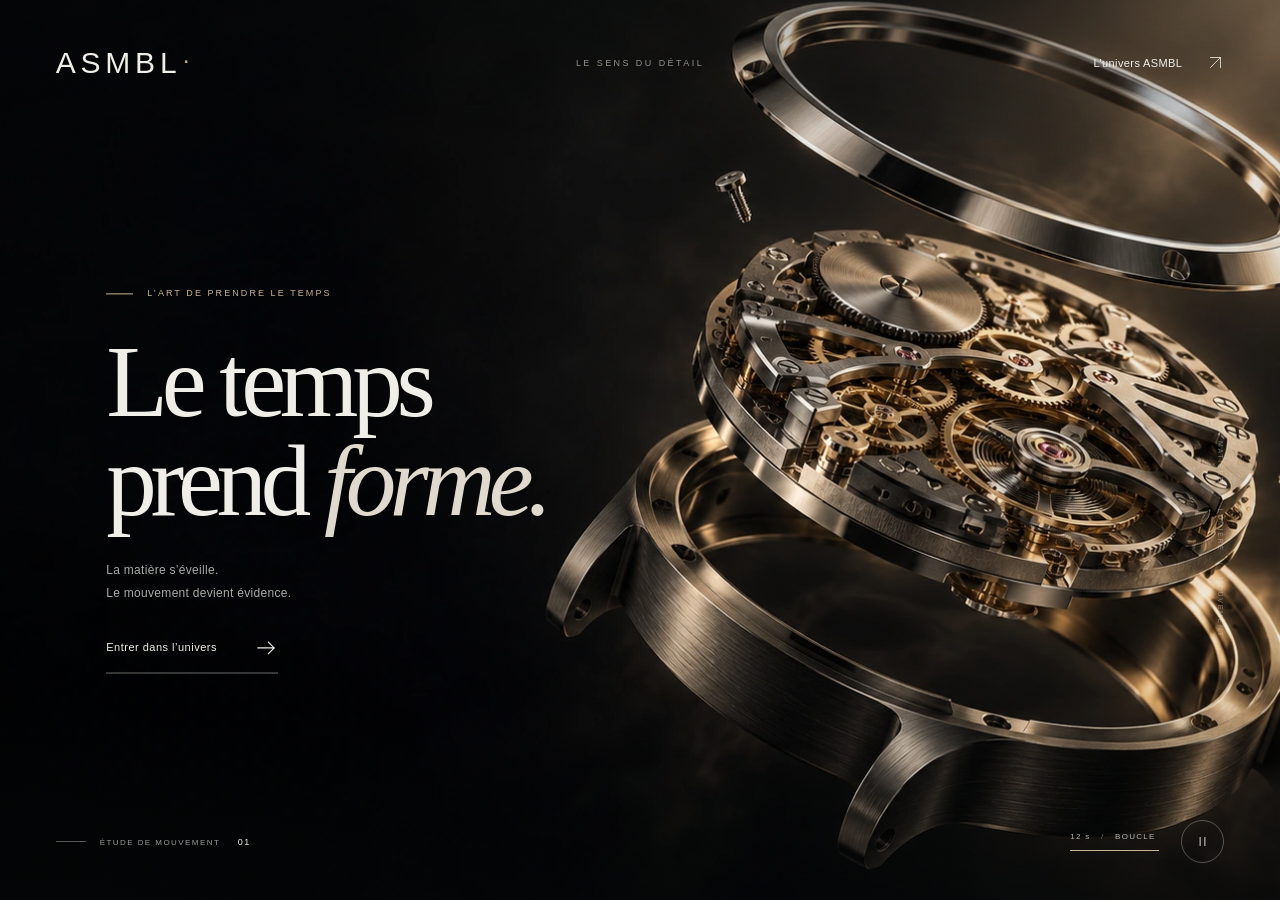
<file: hero-motion/index.html>
<!doctype html>
<html lang="fr">
<head>
  <meta charset="utf-8">
  <meta name="viewport" content="width=device-width, initial-scale=1">
  <meta name="theme-color" content="#090b0c">
  <meta name="description" content="ASMBL — une étude de mouvement autour du geste, de la matière et du temps.">
  <title>ASMBL — Le temps prend forme.</title>
  <link rel="stylesheet" href="hero.css">
  <script src="motion.js" defer></script>
</head>
<body>
  <main class="hero" id="hero">
    <div class="visual" aria-hidden="true">
      <picture><source media="(max-width: 700px)" srcset="assets/poster-mobile.webp"><img class="poster" src="assets/poster.webp" alt="" fetchpriority="high"></picture>
      <canvas id="motion-canvas" aria-hidden="true"></canvas>
    </div>
    <div class="hero-shade" aria-hidden="true"></div>

    <header class="masthead">
      <a class="wordmark" href="#hero" aria-label="ASMBL, accueil">ASMBL<span class="wordmark-dot" aria-hidden="true">·</span></a>
      <span class="masthead-caption">LE SENS DU DÉTAIL</span>
      <a class="header-link" href="#concept" data-open-dialog><span>L’univers ASMBL</span><svg viewBox="0 0 24 24" fill="none" aria-hidden="true"><path d="M5 19 19 5M5 5h14v14"/></svg></a>
    </header>

    <section class="hero-copy" aria-labelledby="hero-title">
      <div class="eyebrow"><span aria-hidden="true"></span>L’ART DE PRENDRE LE TEMPS</div>
      <h1 id="hero-title">Le temps<br>prend <em>forme.</em></h1>
      <p class="hero-description">La matière s’éveille.<br>Le mouvement devient évidence.</p>
      <a class="discover" href="#concept" data-open-dialog><span>Entrer dans l’univers</span><svg viewBox="0 0 24 24" fill="none" aria-hidden="true"><path d="M3 12h17m-6-6 6 6-6 6"/></svg></a>
    </section>

    <footer class="hero-footer">
      <div class="edition"><span class="edition-line" aria-hidden="true"></span><span>ÉTUDE DE MOUVEMENT <b>01</b></span></div>
      <div class="playback">
        <div class="loop-info"><span class="loop-time">12 s <i aria-hidden="true">/</i> BOUCLE</span><span class="loop-track" aria-hidden="true"><span></span></span></div>
        <button class="motion-toggle" id="motion-toggle" type="button" aria-label="Mettre l’animation en pause" aria-pressed="false">
          <svg class="icon-pause" viewBox="0 0 24 24" fill="none" aria-hidden="true"><path d="M9 7v10M15 7v10"/></svg>
          <svg class="icon-play" viewBox="0 0 24 24" fill="none" aria-hidden="true"><path d="m10 7 7 5-7 5V7Z"/></svg>
        </button>
      </div>
    </footer>
    <div class="edge-label" aria-hidden="true">MATIÈRE &nbsp; / &nbsp; LUMIÈRE &nbsp; / &nbsp; MOUVEMENT</div>
  </main>

  <dialog class="concept-dialog" id="concept" aria-labelledby="concept-title">
    <div class="dialog-inner">
      <button class="dialog-close" type="button" aria-label="Fermer"><svg viewBox="0 0 24 24" fill="none" aria-hidden="true"><path d="m6 6 12 12M6 18 18 6"/></svg></button>
      <span class="eyebrow dialog-eyebrow">ASMBL — ÉTUDE 01</span>
      <h2 id="concept-title">Le temps<br>prend <em>forme.</em></h2>
      <p>Un jeu de lumière sur le métal. Des éléments qui se rencontrent. Une composition qui prend vie, puis retourne au silence.</p>
      <p class="concept-note">Cette création est une proposition artistique. Elle pourra être adaptée aux visuels de vos montres et à l’identité définitive d’ASMBL.</p>
      <div class="download-links">
        <a href="assets/asmbl-hero.mp4" download><span>Le film — écran</span><span>MP4 <svg viewBox="0 0 24 24" fill="none" aria-hidden="true"><path d="M12 3v13m-5-5 5 5 5-5M5 17v4h14v-4"/></svg></span></a>
        <a href="assets/asmbl-hero-mobile.mp4" download><span>Le film — mobile</span><span>MP4 <svg viewBox="0 0 24 24" fill="none" aria-hidden="true"><path d="M12 3v13m-5-5 5 5 5-5M5 17v4h14v-4"/></svg></span></a>
      </div>
    </div>
  </dialog>

  <script>
    document.addEventListener('DOMContentLoaded', function () {
      const dialog = document.getElementById('concept');
      document.querySelectorAll('[data-open-dialog]').forEach(function (link) {
        link.addEventListener('click', function (event) {
          event.preventDefault();
          dialog.showModal();
        });
      });
      dialog.querySelector('.dialog-close').addEventListener('click', function () { dialog.close(); });
      dialog.addEventListener('click', function (event) {
        const rect = dialog.getBoundingClientRect();
        if (event.clientX < rect.left || event.clientX > rect.right || event.clientY < rect.top || event.clientY > rect.bottom) dialog.close();
      });

      const motion = window.ASMBLMotion;
      const toggle = document.getElementById('motion-toggle');
      const preference = window.matchMedia('(prefers-reduced-motion: reduce)');
      let paused = preference.matches;
      function updatePlayback() {
        document.body.classList.toggle('motion-paused', paused);
        toggle.setAttribute('aria-pressed', String(paused));
        toggle.setAttribute('aria-label', paused ? 'Relancer l’animation' : 'Mettre l’animation en pause');
        if (motion && typeof motion.setPaused === 'function') motion.setPaused(paused);
      }
      toggle.addEventListener('click', function () { paused = !paused; updatePlayback(); });
      preference.addEventListener('change', function (event) { paused = event.matches; updatePlayback(); });
      updatePlayback();
      if (motion) Promise.resolve(motion.ready).then(function (result) {
        if (!result.ok) { toggle.hidden = true; return; }
        document.body.classList.add('motion-ready');
        updatePlayback();
      }).catch(function () { toggle.hidden = true; });
      else toggle.hidden = true;
    });
  </script>
</body>
</html>
</file>
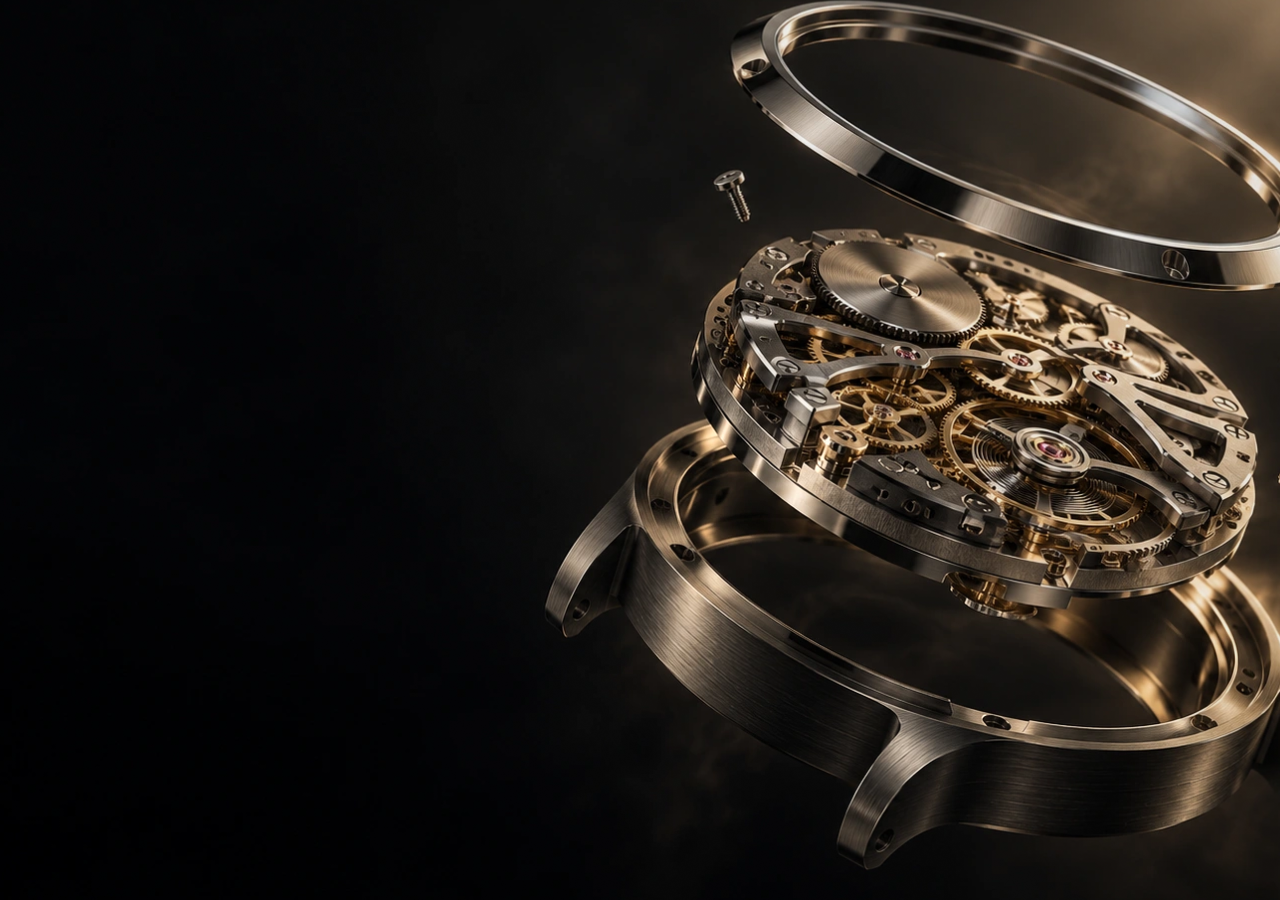
<file: hero-motion/export.html>
<!doctype html>
<html lang="fr"><meta charset="utf-8"><meta name="viewport" content="width=device-width, initial-scale=1">
<title>ASMBL — Motion master</title>
<style>html,body{margin:0;width:100%;height:100%;background:#070707;overflow:hidden}canvas{display:block;width:100%;height:100%}</style>
<canvas id="motion-canvas"></canvas><script src="motion.js"></script></html>
</file>
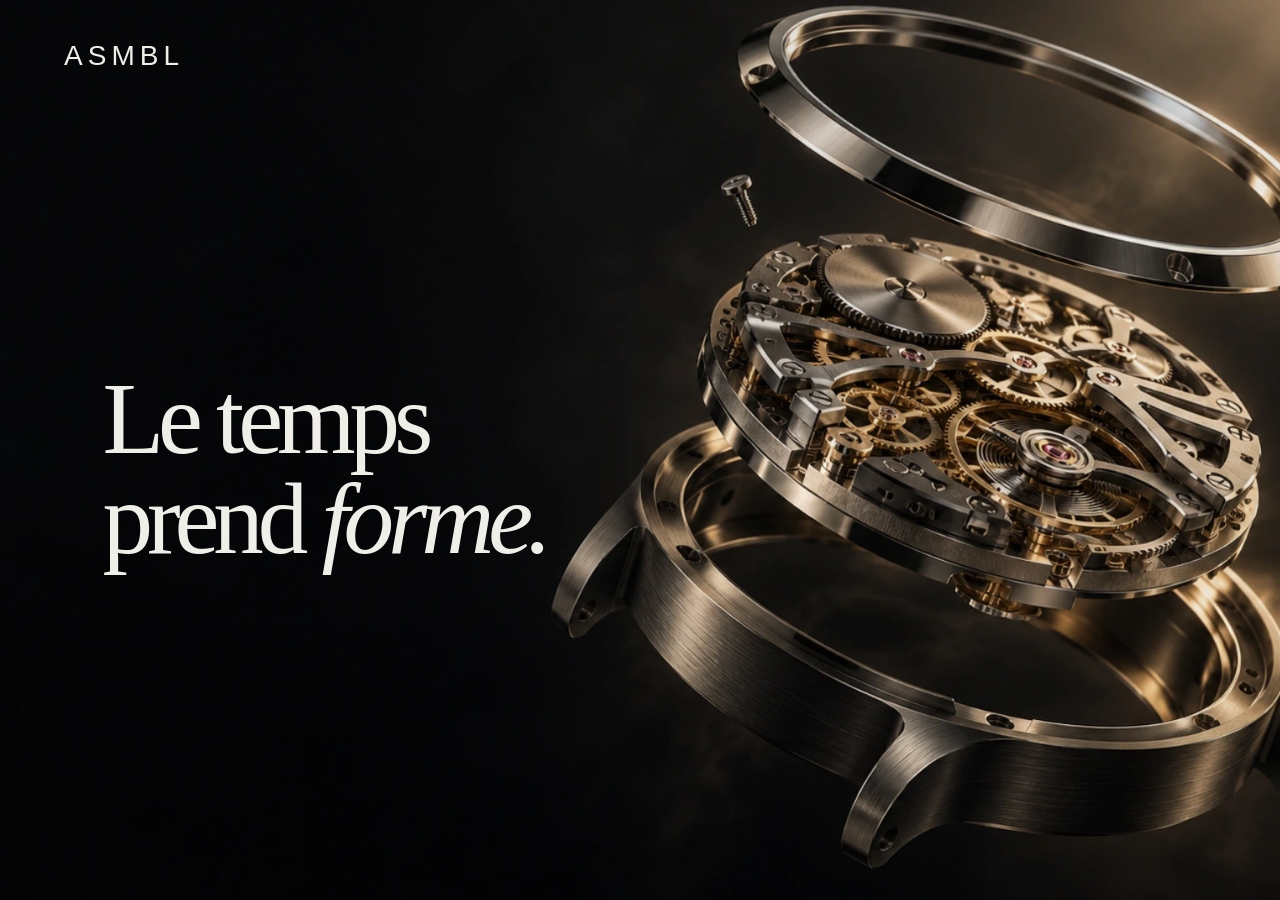
<file: hero-motion/integration.html>
<!doctype html>
<html lang="fr">
<meta charset="utf-8">
<meta name="viewport" content="width=device-width,initial-scale=1">
<title>ASMBL — Exemple d’intégration vidéo</title>
<style>
  *{box-sizing:border-box}body{margin:0;background:#090b0c;color:#f0eee9;font-family:Arial,sans-serif}
  .asmbl-hero{position:relative;isolation:isolate;min-height:680px;height:100svh;overflow:hidden}
  .asmbl-media,.asmbl-media video,.asmbl-media picture,.asmbl-media img{position:absolute;inset:0;width:100%;height:100%;object-fit:cover}
  .asmbl-media{z-index:-2;background:#090b0c}.asmbl-media img{opacity:1}
  .asmbl-hero::after{content:"";position:absolute;inset:0;z-index:-1;pointer-events:none;background:linear-gradient(90deg,rgba(9,11,12,.35),transparent 70%)}
  .asmbl-copy{position:absolute;left:8%;top:50%;transform:translateY(-35%)}
  .asmbl-logo{position:absolute;top:40px;left:5%;font-size:28px;letter-spacing:.18em}
  h1{font:400 clamp(64px,7.9vw,152px)/.99 Georgia,serif;letter-spacing:-.06em;margin:0 0 32px}
  .asmbl-copy a{color:inherit;font-size:12px;text-decoration:none;border-bottom:1px solid #c7b496;padding-bottom:12px;display:inline-block}
  button{position:absolute;bottom:30px;right:5%;border:1px solid #777;border-radius:30px;background:#1117;color:inherit;padding:12px 20px;cursor:pointer}
  :focus-visible{outline:2px solid #c7b496;outline-offset:6px}
  @media(max-width:700px){.asmbl-hero{min-height:740px}.asmbl-copy{top:auto;bottom:140px;left:7%;transform:none}.asmbl-hero::after{background:linear-gradient(0deg,#090b0c 3%,#090b0ce8 30%,transparent 75%)}}
</style>
<!-- Place assets/ next to this page, or adapt paths to your site's asset directory.
     The final CTA destination must be set to the real collection URL. -->
<section class="asmbl-hero" aria-labelledby="hero-heading">
  <div class="asmbl-media" aria-hidden="true">
    <picture><source media="(max-width:700px)" srcset="assets/poster-mobile.webp"><img src="assets/poster.webp" alt="" fetchpriority="high"></picture>
    <video id="hero-film" loop muted playsinline preload="none" aria-hidden="true"></video>
  </div>
  <span class="asmbl-logo">ASMBL</span>
  <div class="asmbl-copy"><h1 id="hero-heading">Le temps<br>prend <i>forme.</i></h1></div>
  <button id="film-toggle" type="button" hidden aria-pressed="false">Mettre en pause</button>
</section>
<script>
(() => {
  const video=document.querySelector('#hero-film');
  const button=document.querySelector('#film-toggle');
  const reduced=matchMedia('(prefers-reduced-motion: reduce)');
  const mobile=matchMedia('(max-width:700px)');
  let manualPause=false, changing=false;
  const constrained=()=>reduced.matches || Boolean(navigator.connection?.saveData);
  function buttonState(){button.textContent=video.paused?'Lire l’animation':'Mettre en pause';button.setAttribute('aria-pressed',String(!video.paused));}
  async function start(){
    if(changing)return;
    if(constrained()){video.pause();video.style.visibility='hidden';button.hidden=true;return;}
    changing=true;video.style.visibility='visible';button.hidden=false;
    const src=mobile.matches?'assets/asmbl-hero-mobile.mp4':'assets/asmbl-hero.mp4';
    if(video.getAttribute('src')!==src){video.src=src;video.load();}
    if(!manualPause && !document.hidden){try{await video.play();}catch{button.textContent='Lire l’animation';}}
    buttonState();changing=false;
  }
  button.addEventListener('click',async()=>{manualPause=!video.paused;if(manualPause)video.pause();else{try{await video.play();}catch{}}buttonState();});
  video.addEventListener('error',()=>{video.style.visibility='hidden';button.hidden=true;});
  video.addEventListener('play',buttonState);video.addEventListener('pause',buttonState);
  reduced.addEventListener('change',start);mobile.addEventListener('change',start);
  document.addEventListener('visibilitychange',()=>{if(document.hidden)video.pause();else start();});
  start();
})();
</script>
</html>
</file>
<file: hero-motion/hero.css>
:root{color-scheme:dark;--ink:#090b0c;--ivory:#f0eee9;--muted:#999a96;--champagne:#c7b496;--line:rgba(240,238,233,.2)}
*{box-sizing:border-box}
[hidden]{display:none!important}
html{scroll-behavior:smooth;background:var(--ink)}
body{margin:0;color:var(--ivory);background:var(--ink);font-family:Arial,Helvetica,sans-serif;-webkit-font-smoothing:antialiased}
a{color:inherit;text-decoration:none}
button{color:inherit;font:inherit}
button,a{-webkit-tap-highlight-color:transparent}
a:focus-visible,button:focus-visible{outline:1px solid var(--champagne);outline-offset:7px}
button{cursor:pointer}
svg{width:24px;height:24px;stroke:currentColor;stroke-width:1.15;stroke-linecap:square;stroke-linejoin:miter}
.hero{position:relative;isolation:isolate;width:100%;height:100svh;min-height:740px;max-height:1440px;overflow:hidden;background:#090b0c}
.visual,.hero-shade,.poster,#motion-canvas{position:absolute;inset:0;width:100%;height:100%}
.visual{z-index:-3;pointer-events:none}
.poster{object-fit:cover;object-position:center;transition:opacity 1.2s ease}
#motion-canvas{display:block;opacity:0;transition:opacity 1.2s ease}
.motion-ready #motion-canvas{opacity:1}
.motion-ready .poster{opacity:0}
.hero-shade{z-index:-2;pointer-events:none;background:linear-gradient(90deg,rgba(7,9,10,.2) 0%,rgba(7,9,10,.08) 29%,transparent 58%),linear-gradient(0deg,rgba(7,9,10,.45),transparent 22%,transparent 83%,rgba(7,9,10,.25))}
.masthead{position:absolute;left:4.35%;right:4.35%;top:41px;display:flex;align-items:center;justify-content:space-between;height:43px}
.wordmark{font-size:30px;letter-spacing:.16em;font-weight:500;line-height:1;position:relative}
.wordmark-dot{position:absolute;right:-8px;top:1px;font-size:23px;letter-spacing:0;color:var(--champagne)}
.masthead-caption{position:absolute;left:50%;transform:translateX(-50%);font-size:9px;letter-spacing:.27em;color:rgba(240,238,233,.58)}
.header-link{display:flex;gap:25px;align-items:center;font-size:11px;letter-spacing:.035em;padding:10px 0}
.header-link svg{width:17px;height:17px;transition:transform .35s}
.header-link:hover svg{transform:translate(2px,-2px)}
.hero-copy{position:absolute;left:8.3%;top:50%;transform:translateY(-42%);max-width:690px}
.eyebrow{display:flex;gap:14px;align-items:center;font-size:9px;letter-spacing:.23em;font-weight:400;color:var(--champagne)}
.eyebrow>span{display:block;width:27px;height:1px;background:var(--champagne)}
h1{font-family:Georgia,'Times New Roman',serif;font-weight:400;font-size:clamp(79px,7.9vw,155px);line-height:.98;letter-spacing:-.062em;margin:35px 0 26px}
h1 em,h2 em{font-weight:400;letter-spacing:-.065em;color:#e0d9ce}
.hero-description{font-size:12px;font-weight:400;line-height:1.9;letter-spacing:.025em;color:#a8aaa7;margin:28px 0 31px}
.discover{display:inline-flex;align-items:center;gap:38px;border-bottom:1px solid rgba(240,238,233,.44);padding:0 0 13px;font-size:11px;letter-spacing:.045em;transition:border-color .3s,color .3s}
.discover svg{width:23px;height:23px;transition:transform .4s}
.discover:hover{color:var(--champagne);border-color:var(--champagne)}
.discover:hover svg{transform:translateX(5px)}
.hero-footer{position:absolute;bottom:37px;left:4.35%;right:4.35%;display:flex;align-items:center;justify-content:space-between}
.edition{display:flex;align-items:center;gap:14px;color:var(--muted);font-size:8px;letter-spacing:.18em}
.edition-line{width:30px;height:1px;background:rgba(240,238,233,.35)}
.edition b{font-size:9px;color:var(--ivory);font-weight:400;margin-left:14px}
.playback{display:flex;gap:22px;align-items:center}
.loop-info{display:flex;flex-direction:column;gap:9px;width:89px}
.loop-time{font-size:8px;letter-spacing:.16em;color:#b5b6b1;white-space:nowrap}
.loop-time i{font-style:normal;margin:0 7px;color:#676c6b}
.loop-track{display:block;width:100%;height:1px;background:rgba(240,238,233,.2);overflow:hidden}
.loop-track>span{display:block;height:1px;width:100%;background:var(--champagne);transform-origin:left;animation:progress 12s linear infinite}
.motion-toggle{width:43px;height:43px;display:grid;place-items:center;border:1px solid rgba(240,238,233,.3);border-radius:50%;background:transparent;transition:border-color .3s,background .3s;padding:0}
.motion-toggle:hover{background:rgba(240,238,233,.06);border-color:var(--champagne)}
.motion-toggle svg{width:19px;height:19px}
.icon-play{display:none}
.motion-paused .icon-play{display:block}
.motion-paused .icon-pause{display:none}
.motion-paused .loop-track>span{animation-play-state:paused}
.edge-label{position:absolute;right:4.35%;top:49%;writing-mode:vertical-rl;font-size:7px;letter-spacing:.24em;color:rgba(240,238,233,.4)}
.hero-copy>.eyebrow,.hero-copy>h1,.hero-copy>.hero-description,.hero-copy>.discover{animation:arrive 1.4s cubic-bezier(.2,.7,.2,1) both}
.hero-copy>h1{animation-delay:.1s}.hero-copy>.hero-description{animation-delay:.25s}.hero-copy>.discover{animation-delay:.4s}
@keyframes arrive{from{opacity:0;transform:translateY(16px)}to{opacity:1;transform:translateY(0)}}
@keyframes progress{from{transform:scaleX(0)}to{transform:scaleX(1)}}
.concept-dialog{width:min(620px,calc(100% - 32px));max-height:calc(100svh - 48px);padding:0;border:1px solid rgba(199,180,150,.24);background:#111415;color:var(--ivory);overflow:auto}
.concept-dialog::backdrop{background:rgba(3,5,6,.82);backdrop-filter:blur(12px)}
.dialog-inner{position:relative;padding:68px 57px 46px}
.dialog-close{position:absolute;right:20px;top:20px;border:0;background:transparent;display:grid;place-items:center;width:32px;height:32px}
.dialog-close svg{width:18px;height:18px}
.dialog-eyebrow{font-size:8px}
h2{font-family:Georgia,'Times New Roman',serif;font-weight:400;font-size:68px;line-height:1.01;letter-spacing:-.055em;margin:25px 0 28px}
.dialog-inner>p{font-size:13px;line-height:1.85;color:#b9bcb7;max-width:410px}
.dialog-inner>.concept-note{font-size:11px;color:#7f8581;margin:18px 0 30px}
.download-links{display:flex;flex-direction:column}
.download-links a{display:flex;align-items:center;justify-content:space-between;gap:20px;padding:18px 0;border-top:1px solid var(--line);font-size:11px;transition:color .3s}
.download-links a:hover{color:var(--champagne)}
.download-links a>span:last-child{display:flex;align-items:center;gap:14px;color:#9da49d;font-size:9px;letter-spacing:.12em}
.download-links svg{width:15px;height:15px}
@media(min-width:1800px){.hero-copy{left:9.2%}.hero-description{font-size:14px}.discover{font-size:13px}}
@media(max-width:1100px) and (min-width:701px){.hero-copy{left:6.5%}h1{font-size:8.8vw}.masthead-caption{display:none}.edge-label{display:none}}
@media(max-width:700px){
  .hero{min-height:780px;max-height:1100px}
  .masthead{left:25px;right:25px;top:26px;height:33px}
  .wordmark{font-size:25px}
  .wordmark-dot{font-size:20px;right:-7px}
  .masthead-caption{display:none}
  .header-link{font-size:10px;gap:14px}
  .header-link svg{width:14px;height:14px}
  .poster{object-position:66% 25%}
  .hero-shade{background:linear-gradient(0deg,#090b0c 0%,rgba(9,11,12,.97) 12%,rgba(9,11,12,.75) 34%,rgba(9,11,12,.08) 65%,rgba(9,11,12,.12) 100%)}
  .hero-copy{left:30px;right:25px;top:auto;bottom:128px;max-width:none;transform:none}
  .eyebrow{font-size:7px;letter-spacing:.2em;gap:10px}
  .eyebrow>span{width:20px}
  h1{font-size:clamp(65px,13.2vw,93px);line-height:.99;margin:22px 0 16px;letter-spacing:-.065em}
  .hero-description{font-size:11px;line-height:1.75;margin:20px 0 25px}
  .discover{font-size:10px;gap:34px;padding-bottom:10px}
  .discover svg{width:19px;height:19px}
  .hero-footer{left:26px;right:25px;bottom:28px}
  .edition{font-size:6px;letter-spacing:.13em;gap:9px}
  .edition-line{width:17px}
  .edition b{font-size:8px;margin-left:7px}
  .playback{gap:13px}
  .loop-info{width:65px;gap:8px}
  .loop-time{font-size:6px;letter-spacing:.12em}
  .loop-time i{margin:0 4px}
  .motion-toggle{width:38px;height:38px}
  .edge-label{display:none}
  .dialog-inner{padding:64px 28px 30px}
  h2{font-size:58px}
}
@media(max-width:360px){.header-link{font-size:9px;gap:8px}.hero-copy{left:24px}.edition-line{display:none}.edition{font-size:5.5px}}
@media(prefers-reduced-motion:reduce){html{scroll-behavior:auto}*,*::before,*::after{animation:none!important;transition:none!important}.loop-track>span{transform:scaleX(.45)}}
</file>
